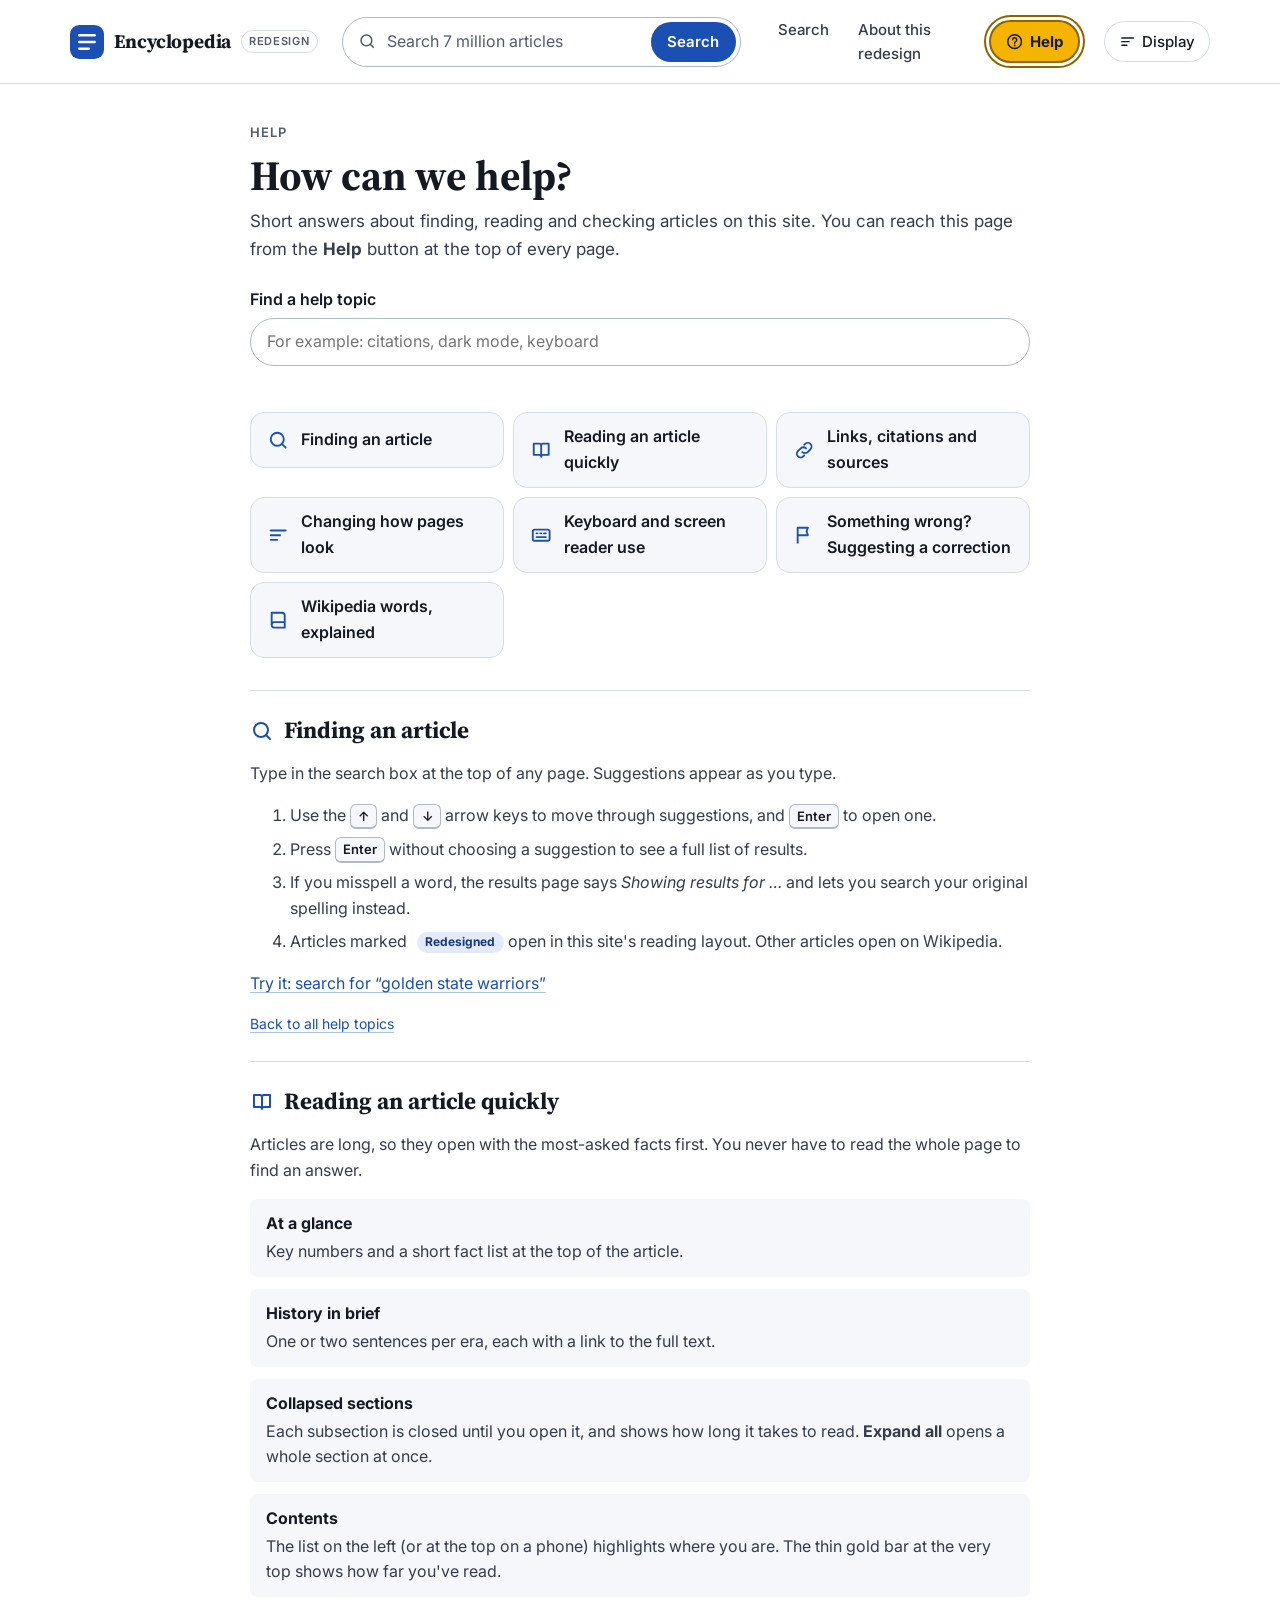
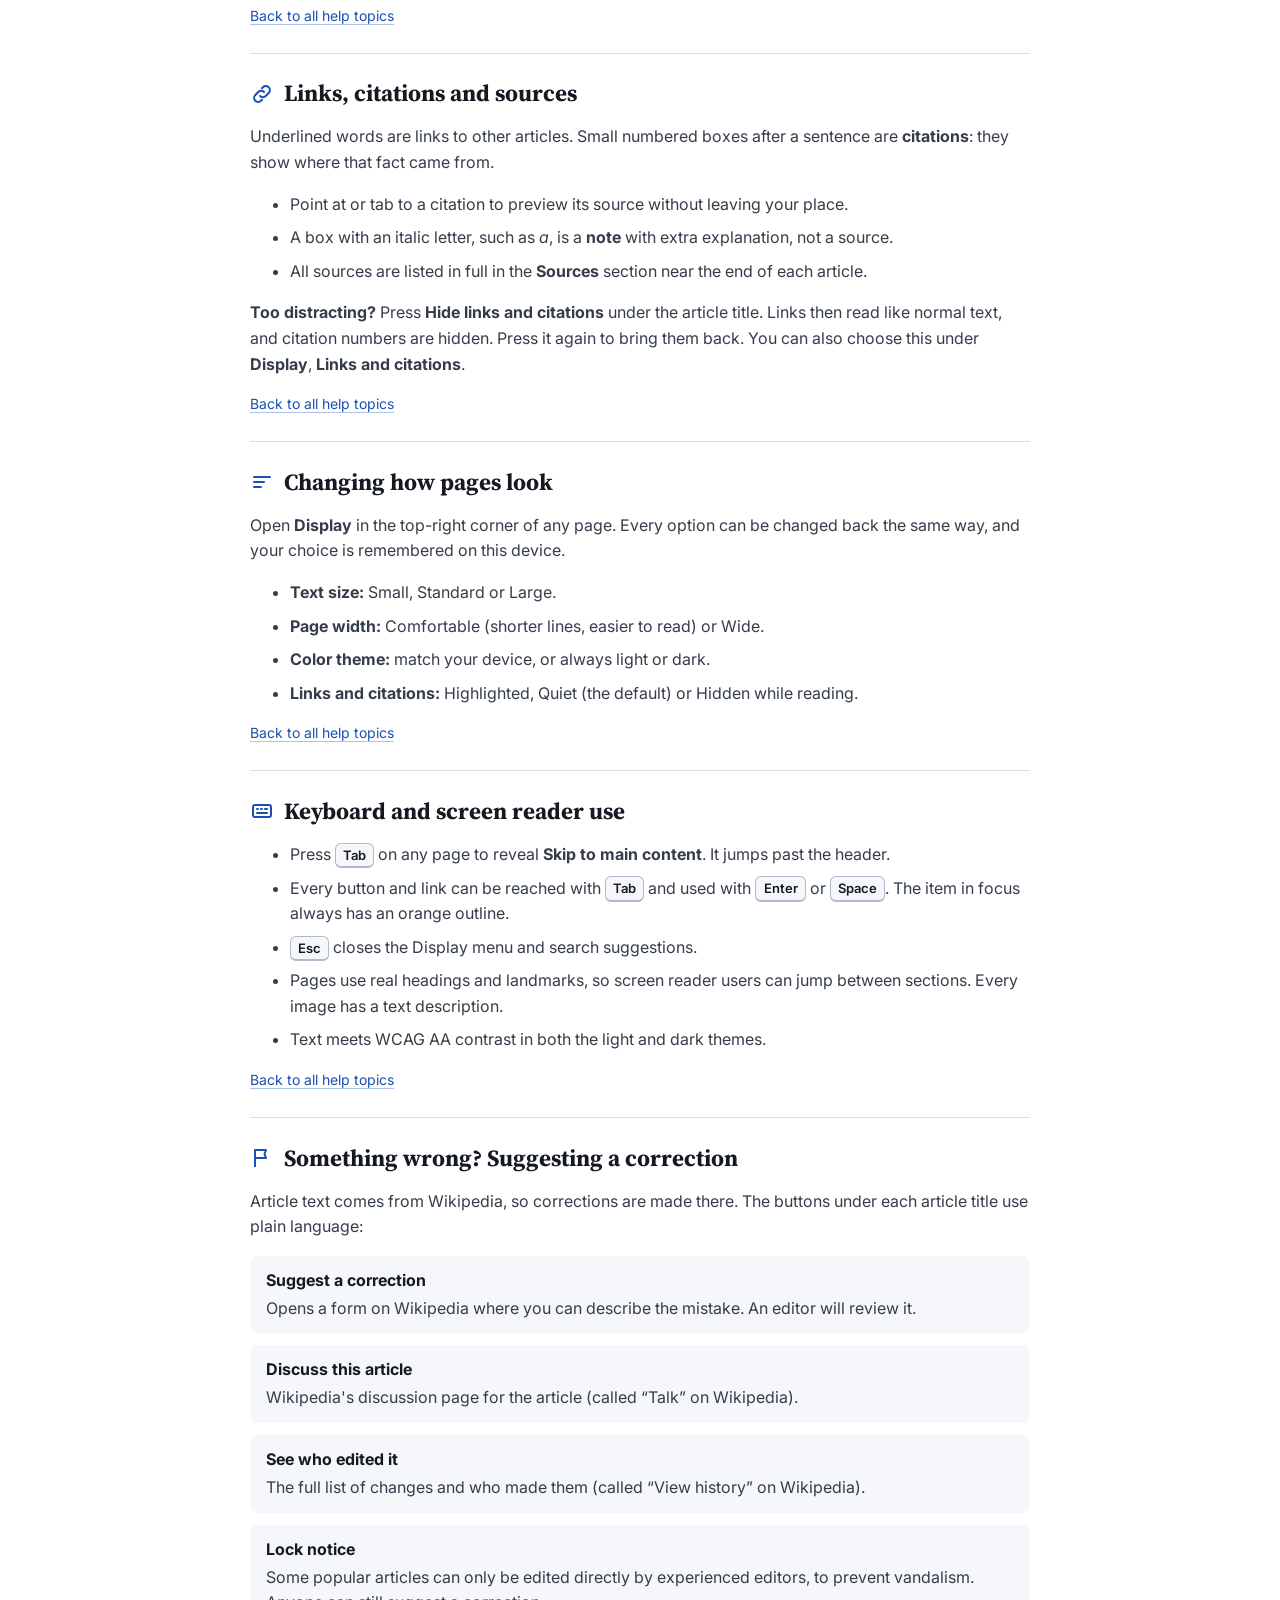
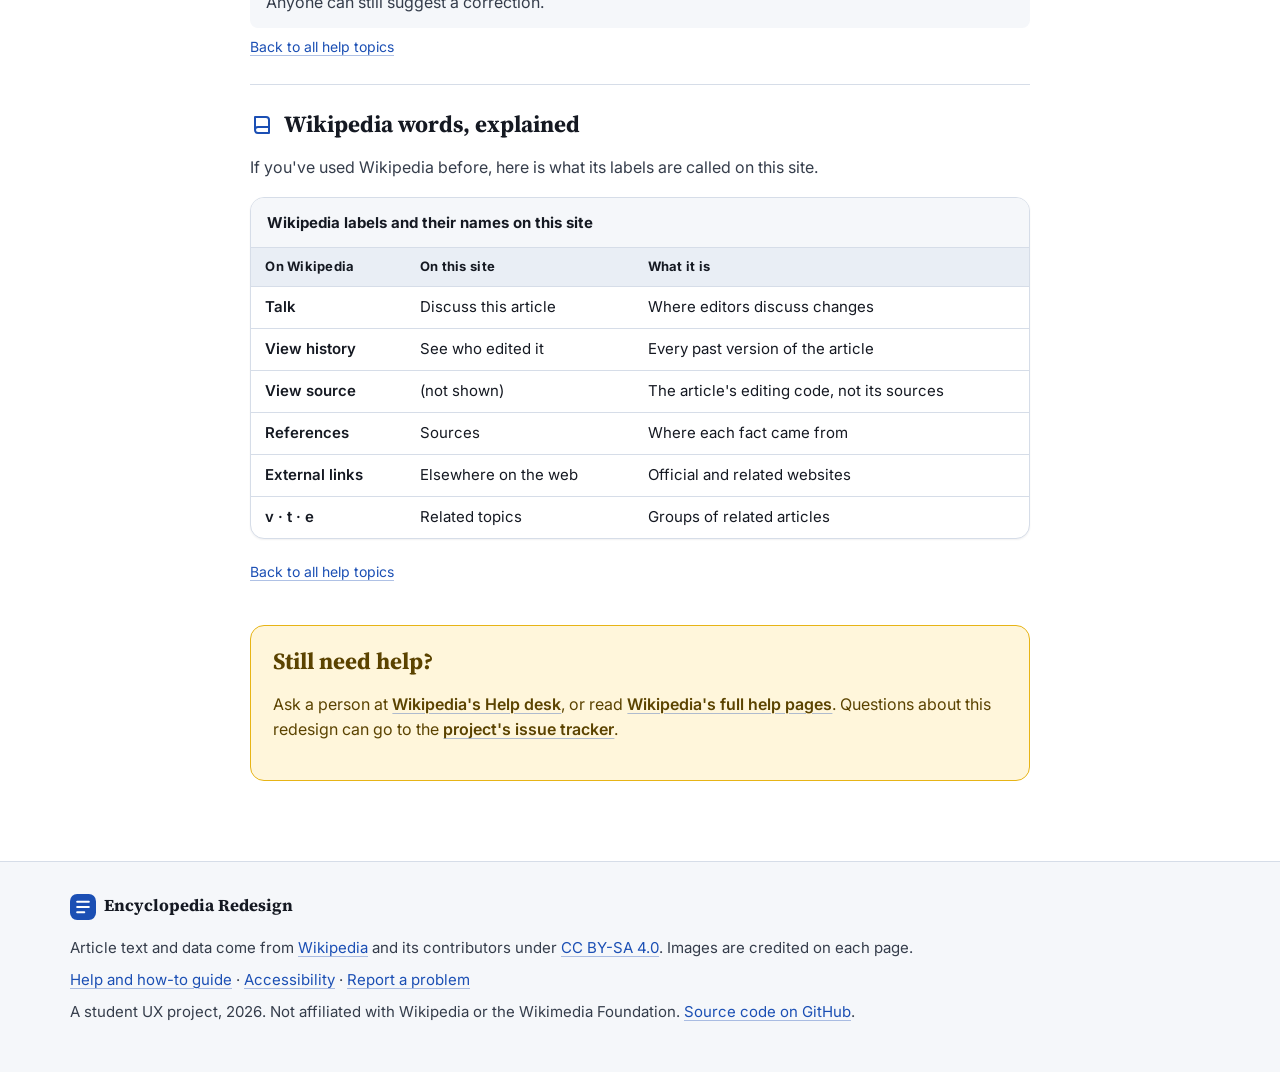
<file: help.html>
<!DOCTYPE html>
<html lang="en">
<head>
<meta charset="utf-8">
<meta name="viewport" content="width=device-width, initial-scale=1">
<title>Help | Encyclopedia Redesign</title>
<meta name="description" content="How to find, read and check articles on this site.">
<meta name="color-scheme" content="light dark">
<link rel="preconnect" href="https://fonts.googleapis.com"><link rel="preconnect" href="https://fonts.gstatic.com" crossorigin><link rel="stylesheet" href="https://fonts.googleapis.com/css2?family=Inter:wght@400;500;600;700&amp;family=Source+Serif+4:ital,opsz,wght@0,8..60,400;0,8..60,600;0,8..60,700;1,8..60,400&amp;display=swap">
<link rel="stylesheet" href="css/site.css?v=3">
<link rel="icon" href="favicon.svg" type="image/svg+xml">
<script>
try{var s=JSON.parse(localStorage.getItem("display")||"{}");var d=document.documentElement;if(s.theme&&s.theme!=="auto")d.dataset.theme=s.theme;if(s.size&&s.size!=="standard")d.dataset.size=s.size;if(s.width==="wide")d.dataset.width="wide";if(s.links&&s.links!=="quiet")d.dataset.links=s.links;}catch(e){}
document.documentElement.classList.add("js");
</script>
<script src="js/site.js?v=2" defer></script>

</head>
<body>
<a class="skip-link" href="#main">Skip to main content</a>
<header class="site-header">
  <div class="site-header__inner">
    <a class="brand" href="index.html"><svg class="brand__mark" viewBox="0 0 40 40" aria-hidden="true" focusable="false"><rect width="40" height="40" rx="11" fill="currentColor"/><path d="M11 12h18M11 20h18M11 28h11" stroke="var(--brand-mark-ink)" stroke-width="3" stroke-linecap="round"/></svg><span class="brand__name">Encyclopedia</span><span class="brand__tag">Redesign</span></a>
    <form class="search" role="search" action="search.html" method="get" data-prefix="">
  <label class="vh" for="site-q">Search the encyclopedia</label>
  <div class="search__field">
    <svg class="icon" viewBox="0 0 24 24" aria-hidden="true" focusable="false"><circle cx="11" cy="11" r="7" fill="none" stroke="currentColor" stroke-width="2"/><path d="m20 20-4-4" stroke="currentColor" stroke-width="2" stroke-linecap="round"/></svg>
    <input id="site-q" class="search__input" type="search" name="q" value="" placeholder="Search 7 million articles" autocomplete="off" spellcheck="false"
      role="combobox" aria-autocomplete="list" aria-expanded="false" aria-controls="site-q-list">
    <button class="search__submit" type="submit">Search</button>
    <ul class="search__list" id="site-q-list" role="listbox" aria-label="Suggestions" hidden></ul>
  </div>
  <p class="vh" id="site-q-status" role="status" aria-live="polite"></p>
</form>
    <nav class="site-nav" aria-label="Site">
      <ul><li><a href="search.html">Search</a></li><li><a href="https://github.com/AxanderZ/MX-UX-Project-1#readme">About this redesign</a></li></ul>
    </nav>
    <a class="help-btn" href="help.html" aria-current="page"><svg class="icon" viewBox="0 0 24 24" aria-hidden="true" focusable="false"><circle cx="12" cy="12" r="9.5" fill="none" stroke="currentColor" stroke-width="2"/><path d="M9.3 9.4a2.8 2.8 0 1 1 3.9 2.6c-.8.4-1.2 1-1.2 1.8v.5" fill="none" stroke="currentColor" stroke-width="2" stroke-linecap="round"/><circle cx="12" cy="17.4" r="1.25" fill="currentColor"/></svg><span>Help</span></a>
    <div class="display">
      <button class="display__toggle" type="button" aria-expanded="false" aria-controls="display-panel"><svg class="icon" viewBox="0 0 24 24" aria-hidden="true" focusable="false"><path d="M4 7h16M4 12h10M4 17h7" stroke="currentColor" stroke-width="2" stroke-linecap="round" fill="none"/></svg><span>Display</span></button>
      <div class="display__panel" id="display-panel" hidden>
        <fieldset><legend>Text size</legend>
          <label><input type="radio" name="size" value="small"> Small</label>
          <label><input type="radio" name="size" value="standard" checked> Standard</label>
          <label><input type="radio" name="size" value="large"> Large</label>
        </fieldset>
        <fieldset><legend>Page width</legend>
          <label><input type="radio" name="width" value="standard" checked> Comfortable</label>
          <label><input type="radio" name="width" value="wide"> Wide</label>
        </fieldset>
        <fieldset><legend>Color theme</legend>
          <label><input type="radio" name="theme" value="auto" checked> Match device</label>
          <label><input type="radio" name="theme" value="light"> Light</label>
          <label><input type="radio" name="theme" value="dark"> Dark</label>
        </fieldset>
        <fieldset><legend>Links and citations</legend>
          <label><input type="radio" name="links" value="show"> Highlighted</label>
          <label><input type="radio" name="links" value="quiet" checked> Quiet</label>
          <label><input type="radio" name="links" value="hide"> Hidden while reading</label>
        </fieldset>
      </div>
    </div>
  </div>
</header>
<main id="main" tabindex="-1" class="help-page">
  <div class="help-page__head">
    <p class="eyebrow">Help</p>
    <h1 id="help-title">How can we help?</h1>
    <p class="lede">Short answers about finding, reading and checking articles on this site. You can reach this page from the <strong>Help</strong> button at the top of every page.</p>
    <form class="help-filter" role="search" aria-label="Help topics" onsubmit="return false">
      <label for="help-q">Find a help topic</label>
      <input id="help-q" type="search" placeholder="For example: citations, dark mode, keyboard" autocomplete="off" aria-describedby="help-count">
      <p id="help-count" class="meta" role="status" aria-live="polite"></p>
    </form>
  </div>
  <nav class="help-cards" aria-label="Help topics"><ul><li><a class="help-card" href="#searching"><svg class="icon" viewBox="0 0 24 24" aria-hidden="true" focusable="false"><circle cx="11" cy="11" r="7" fill="none" stroke="currentColor" stroke-width="2"/><path d="m20 20-4-4" stroke="currentColor" stroke-width="2" stroke-linecap="round"/></svg><span>Finding an article</span></a></li><li><a class="help-card" href="#reading"><svg class="icon" viewBox="0 0 24 24" aria-hidden="true" focusable="false"><path d="M4 5h6a2 2 0 0 1 2 2v12a2 2 0 0 0-2-2H4zM20 5h-6a2 2 0 0 0-2 2v12a2 2 0 0 1 2-2h6z" fill="none" stroke="currentColor" stroke-width="2" stroke-linejoin="round"/></svg><span>Reading an article quickly</span></a></li><li><a class="help-card" href="#links"><svg class="icon" viewBox="0 0 24 24" aria-hidden="true" focusable="false"><path d="M10 14a4 4 0 0 0 5.7 0l3-3a4 4 0 0 0-5.7-5.7l-1 1M14 10a4 4 0 0 0-5.7 0l-3 3a4 4 0 0 0 5.7 5.7l1-1" fill="none" stroke="currentColor" stroke-width="2" stroke-linecap="round"/></svg><span>Links, citations and sources</span></a></li><li><a class="help-card" href="#display"><svg class="icon" viewBox="0 0 24 24" aria-hidden="true" focusable="false"><path d="M4 7h16M4 12h10M4 17h7" stroke="currentColor" stroke-width="2" stroke-linecap="round" fill="none"/></svg><span>Changing how pages look</span></a></li><li><a class="help-card" href="#keyboard"><svg class="icon" viewBox="0 0 24 24" aria-hidden="true" focusable="false"><rect x="3" y="6" width="18" height="12" rx="2" fill="none" stroke="currentColor" stroke-width="2"/><path d="M7 10h1M11 10h1M15 10h2M7 14h10" stroke="currentColor" stroke-width="2" stroke-linecap="round"/></svg><span>Keyboard and screen reader use</span></a></li><li><a class="help-card" href="#corrections"><svg class="icon" viewBox="0 0 24 24" aria-hidden="true" focusable="false"><path d="M5 21V4h11l-1.5 4L16 12H5" fill="none" stroke="currentColor" stroke-width="2" stroke-linejoin="round"/></svg><span>Something wrong? Suggesting a correction</span></a></li><li><a class="help-card" href="#glossary"><svg class="icon" viewBox="0 0 24 24" aria-hidden="true" focusable="false"><path d="M5 4h11a3 3 0 0 1 3 3v13H8a3 3 0 0 1-3-3z M5 17a3 3 0 0 1 3-3h11" fill="none" stroke="currentColor" stroke-width="2" stroke-linejoin="round"/></svg><span>Wikipedia words, explained</span></a></li></ul></nav>
  <div class="help-topics">
  <section class="help-topic" id="searching" aria-labelledby="searching-title">
    <h2 id="searching-title"><svg class="icon" viewBox="0 0 24 24" aria-hidden="true" focusable="false"><circle cx="11" cy="11" r="7" fill="none" stroke="currentColor" stroke-width="2"/><path d="m20 20-4-4" stroke="currentColor" stroke-width="2" stroke-linecap="round"/></svg><span>Finding an article</span></h2>
      <p>Type in the search box at the top of any page. Suggestions appear as you type.</p>
      <ol>
        <li>Use the <kbd>↑</kbd> and <kbd>↓</kbd> arrow keys to move through suggestions, and <kbd>Enter</kbd> to open one.</li>
        <li>Press <kbd>Enter</kbd> without choosing a suggestion to see a full list of results.</li>
        <li>If you misspell a word, the results page says <em>Showing results for …</em> and lets you search your original spelling instead.</li>
        <li>Articles marked <span class="badge badge--local">Redesigned</span> open in this site's reading layout. Other articles open on Wikipedia.</li>
      </ol>
      <p><a href="search.html?q=golden+state+warriors">Try it: search for “golden state warriors”</a></p>
    <p class="help-topic__top"><a href="#main">Back to all help topics</a></p>
  </section><section class="help-topic" id="reading" aria-labelledby="reading-title">
    <h2 id="reading-title"><svg class="icon" viewBox="0 0 24 24" aria-hidden="true" focusable="false"><path d="M4 5h6a2 2 0 0 1 2 2v12a2 2 0 0 0-2-2H4zM20 5h-6a2 2 0 0 0-2 2v12a2 2 0 0 1 2-2h6z" fill="none" stroke="currentColor" stroke-width="2" stroke-linejoin="round"/></svg><span>Reading an article quickly</span></h2>
      <p>Articles are long, so they open with the most-asked facts first. You never have to read the whole page to find an answer.</p>
      <dl class="help-terms">
        <div><dt>At a glance</dt><dd>Key numbers and a short fact list at the top of the article.</dd></div>
        <div><dt>History in brief</dt><dd>One or two sentences per era, each with a link to the full text.</dd></div>
        <div><dt>Collapsed sections</dt><dd>Each subsection is closed until you open it, and shows how long it takes to read. <strong>Expand all</strong> opens a whole section at once.</dd></div>
        <div><dt>Contents</dt><dd>The list on the left (or at the top on a phone) highlights where you are. The thin gold bar at the very top shows how far you've read.</dd></div>
      </dl>
    <p class="help-topic__top"><a href="#main">Back to all help topics</a></p>
  </section><section class="help-topic" id="links" aria-labelledby="links-title">
    <h2 id="links-title"><svg class="icon" viewBox="0 0 24 24" aria-hidden="true" focusable="false"><path d="M10 14a4 4 0 0 0 5.7 0l3-3a4 4 0 0 0-5.7-5.7l-1 1M14 10a4 4 0 0 0-5.7 0l-3 3a4 4 0 0 0 5.7 5.7l1-1" fill="none" stroke="currentColor" stroke-width="2" stroke-linecap="round"/></svg><span>Links, citations and sources</span></h2>
      <p>Underlined words are links to other articles. Small numbered boxes after a sentence are <strong>citations</strong>: they show where that fact came from.</p>
      <ul>
        <li>Point at or tab to a citation to preview its source without leaving your place.</li>
        <li>A box with an italic letter, such as <em>a</em>, is a <strong>note</strong> with extra explanation, not a source.</li>
        <li>All sources are listed in full in the <strong>Sources</strong> section near the end of each article.</li>
      </ul>
      <p><strong>Too distracting?</strong> Press <strong>Hide links and citations</strong> under the article title. Links then read like normal text, and citation numbers are hidden. Press it again to bring them back. You can also choose this under <strong>Display</strong>, <strong>Links and citations</strong>.</p>
    <p class="help-topic__top"><a href="#main">Back to all help topics</a></p>
  </section><section class="help-topic" id="display" aria-labelledby="display-title">
    <h2 id="display-title"><svg class="icon" viewBox="0 0 24 24" aria-hidden="true" focusable="false"><path d="M4 7h16M4 12h10M4 17h7" stroke="currentColor" stroke-width="2" stroke-linecap="round" fill="none"/></svg><span>Changing how pages look</span></h2>
      <p>Open <strong>Display</strong> in the top-right corner of any page. Every option can be changed back the same way, and your choice is remembered on this device.</p>
      <ul>
        <li><strong>Text size:</strong> Small, Standard or Large.</li>
        <li><strong>Page width:</strong> Comfortable (shorter lines, easier to read) or Wide.</li>
        <li><strong>Color theme:</strong> match your device, or always light or dark.</li>
        <li><strong>Links and citations:</strong> Highlighted, Quiet (the default) or Hidden while reading.</li>
      </ul>
    <p class="help-topic__top"><a href="#main">Back to all help topics</a></p>
  </section><section class="help-topic" id="keyboard" aria-labelledby="keyboard-title">
    <h2 id="keyboard-title"><svg class="icon" viewBox="0 0 24 24" aria-hidden="true" focusable="false"><rect x="3" y="6" width="18" height="12" rx="2" fill="none" stroke="currentColor" stroke-width="2"/><path d="M7 10h1M11 10h1M15 10h2M7 14h10" stroke="currentColor" stroke-width="2" stroke-linecap="round"/></svg><span>Keyboard and screen reader use</span></h2>
      <ul>
        <li>Press <kbd>Tab</kbd> on any page to reveal <strong>Skip to main content</strong>. It jumps past the header.</li>
        <li>Every button and link can be reached with <kbd>Tab</kbd> and used with <kbd>Enter</kbd> or <kbd>Space</kbd>. The item in focus always has an orange outline.</li>
        <li><kbd>Esc</kbd> closes the Display menu and search suggestions.</li>
        <li>Pages use real headings and landmarks, so screen reader users can jump between sections. Every image has a text description.</li>
        <li>Text meets WCAG AA contrast in both the light and dark themes.</li>
      </ul>
    <p class="help-topic__top"><a href="#main">Back to all help topics</a></p>
  </section><section class="help-topic" id="corrections" aria-labelledby="corrections-title">
    <h2 id="corrections-title"><svg class="icon" viewBox="0 0 24 24" aria-hidden="true" focusable="false"><path d="M5 21V4h11l-1.5 4L16 12H5" fill="none" stroke="currentColor" stroke-width="2" stroke-linejoin="round"/></svg><span>Something wrong? Suggesting a correction</span></h2>
      <p>Article text comes from Wikipedia, so corrections are made there. The buttons under each article title use plain language:</p>
      <dl class="help-terms">
        <div><dt>Suggest a correction</dt><dd>Opens a form on Wikipedia where you can describe the mistake. An editor will review it.</dd></div>
        <div><dt>Discuss this article</dt><dd>Wikipedia's discussion page for the article (called “Talk” on Wikipedia).</dd></div>
        <div><dt>See who edited it</dt><dd>The full list of changes and who made them (called “View history” on Wikipedia).</dd></div>
        <div><dt>Lock notice</dt><dd>Some popular articles can only be edited directly by experienced editors, to prevent vandalism. Anyone can still suggest a correction.</dd></div>
      </dl>
    <p class="help-topic__top"><a href="#main">Back to all help topics</a></p>
  </section><section class="help-topic" id="glossary" aria-labelledby="glossary-title">
    <h2 id="glossary-title"><svg class="icon" viewBox="0 0 24 24" aria-hidden="true" focusable="false"><path d="M5 4h11a3 3 0 0 1 3 3v13H8a3 3 0 0 1-3-3z M5 17a3 3 0 0 1 3-3h11" fill="none" stroke="currentColor" stroke-width="2" stroke-linejoin="round"/></svg><span>Wikipedia words, explained</span></h2>
      <p>If you've used Wikipedia before, here is what its labels are called on this site.</p>
      <div class="table-wrap"><table class="data-table">
        <caption>Wikipedia labels and their names on this site</caption>
        <thead><tr><th scope="col">On Wikipedia</th><th scope="col">On this site</th><th scope="col">What it is</th></tr></thead>
        <tbody>
          <tr><th scope="row">Talk</th><td>Discuss this article</td><td>Where editors discuss changes</td></tr>
          <tr><th scope="row">View history</th><td>See who edited it</td><td>Every past version of the article</td></tr>
          <tr><th scope="row">View source</th><td>(not shown)</td><td>The article's editing code, not its sources</td></tr>
          <tr><th scope="row">References</th><td>Sources</td><td>Where each fact came from</td></tr>
          <tr><th scope="row">External links</th><td>Elsewhere on the web</td><td>Official and related websites</td></tr>
          <tr><th scope="row">v · t · e</th><td>Related topics</td><td>Groups of related articles</td></tr>
        </tbody>
      </table></div>
    <p class="help-topic__top"><a href="#main">Back to all help topics</a></p>
  </section>
  <p class="help-empty" id="help-empty" hidden>No help topics match. Try a shorter word, or <a href="https://en.wikipedia.org/wiki/Help:Contents">browse Wikipedia's own help pages</a>.</p>
  <section class="help-topic help-topic--more" aria-labelledby="more-title">
    <h2 id="more-title">Still need help?</h2>
    <p>Ask a person at <a href="https://en.wikipedia.org/wiki/Wikipedia:Help_desk">Wikipedia's Help desk</a>, or read <a href="https://en.wikipedia.org/wiki/Help:Contents">Wikipedia's full help pages</a>. Questions about this redesign can go to the <a href="https://github.com/AxanderZ/MX-UX-Project-1/issues">project's issue tracker</a>.</p>
  </section>
  </div>
</main>
<footer class="site-footer">
  <div class="site-footer__inner">
    <div class="site-footer__brand"><svg class="brand__mark" viewBox="0 0 40 40" aria-hidden="true" focusable="false"><rect width="40" height="40" rx="11" fill="currentColor"/><path d="M11 12h18M11 20h18M11 28h11" stroke="var(--brand-mark-ink)" stroke-width="3" stroke-linecap="round"/></svg><span>Encyclopedia Redesign</span></div>
    <p>Article text and data come from <a href="https://en.wikipedia.org/">Wikipedia</a> and its contributors under <a href="https://creativecommons.org/licenses/by-sa/4.0/">CC BY-SA 4.0</a>. Images are credited on each page.</p>
    <p><a href="help.html">Help and how-to guide</a> · <a href="help.html#keyboard">Accessibility</a> · <a href="help.html#corrections">Report a problem</a></p>
    <p>A student UX project, 2026. Not affiliated with Wikipedia or the Wikimedia Foundation. <a href="https://github.com/AxanderZ/MX-UX-Project-1">Source code on GitHub</a>.</p>
  </div>
</footer>
</body>
</html>
</file>
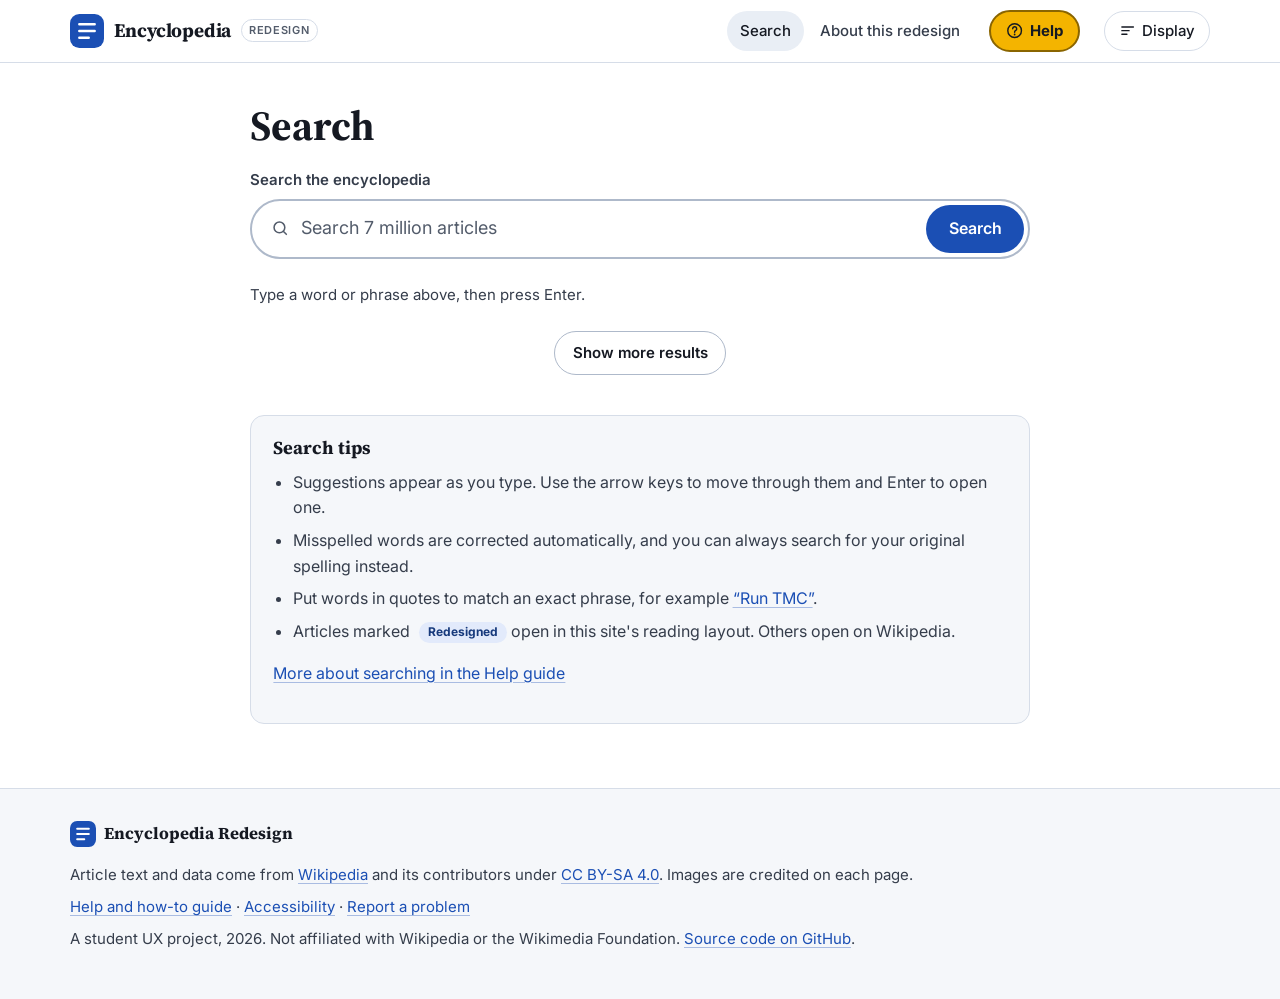
<file: search.html>
<!DOCTYPE html>
<html lang="en">
<head>
<meta charset="utf-8">
<meta name="viewport" content="width=device-width, initial-scale=1">
<title>Search | Encyclopedia Redesign</title>
<meta name="description" content="Search the encyclopedia.">
<meta name="color-scheme" content="light dark">
<link rel="preconnect" href="https://fonts.googleapis.com"><link rel="preconnect" href="https://fonts.gstatic.com" crossorigin><link rel="stylesheet" href="https://fonts.googleapis.com/css2?family=Inter:wght@400;500;600;700&amp;family=Source+Serif+4:ital,opsz,wght@0,8..60,400;0,8..60,600;0,8..60,700;1,8..60,400&amp;display=swap">
<link rel="stylesheet" href="css/site.css?v=3">
<link rel="icon" href="favicon.svg" type="image/svg+xml">
<script>
try{var s=JSON.parse(localStorage.getItem("display")||"{}");var d=document.documentElement;if(s.theme&&s.theme!=="auto")d.dataset.theme=s.theme;if(s.size&&s.size!=="standard")d.dataset.size=s.size;if(s.width==="wide")d.dataset.width="wide";if(s.links&&s.links!=="quiet")d.dataset.links=s.links;}catch(e){}
document.documentElement.classList.add("js");
</script>
<script src="js/site.js?v=2" defer></script>
<script>window.LOCAL_ARTICLES={"Golden State Warriors": "wiki/Golden_State_Warriors.html", "Stephen Curry": "wiki/Stephen_Curry.html"};</script>
</head>
<body>
<a class="skip-link" href="#main">Skip to main content</a>
<header class="site-header">
  <div class="site-header__inner">
    <a class="brand" href="index.html"><svg class="brand__mark" viewBox="0 0 40 40" aria-hidden="true" focusable="false"><rect width="40" height="40" rx="11" fill="currentColor"/><path d="M11 12h18M11 20h18M11 28h11" stroke="var(--brand-mark-ink)" stroke-width="3" stroke-linecap="round"/></svg><span class="brand__name">Encyclopedia</span><span class="brand__tag">Redesign</span></a>
    
    <nav class="site-nav" aria-label="Site">
      <ul><li><a href="search.html" aria-current="page">Search</a></li><li><a href="https://github.com/AxanderZ/MX-UX-Project-1#readme">About this redesign</a></li></ul>
    </nav>
    <a class="help-btn" href="help.html"><svg class="icon" viewBox="0 0 24 24" aria-hidden="true" focusable="false"><circle cx="12" cy="12" r="9.5" fill="none" stroke="currentColor" stroke-width="2"/><path d="M9.3 9.4a2.8 2.8 0 1 1 3.9 2.6c-.8.4-1.2 1-1.2 1.8v.5" fill="none" stroke="currentColor" stroke-width="2" stroke-linecap="round"/><circle cx="12" cy="17.4" r="1.25" fill="currentColor"/></svg><span>Help</span></a>
    <div class="display">
      <button class="display__toggle" type="button" aria-expanded="false" aria-controls="display-panel"><svg class="icon" viewBox="0 0 24 24" aria-hidden="true" focusable="false"><path d="M4 7h16M4 12h10M4 17h7" stroke="currentColor" stroke-width="2" stroke-linecap="round" fill="none"/></svg><span>Display</span></button>
      <div class="display__panel" id="display-panel" hidden>
        <fieldset><legend>Text size</legend>
          <label><input type="radio" name="size" value="small"> Small</label>
          <label><input type="radio" name="size" value="standard" checked> Standard</label>
          <label><input type="radio" name="size" value="large"> Large</label>
        </fieldset>
        <fieldset><legend>Page width</legend>
          <label><input type="radio" name="width" value="standard" checked> Comfortable</label>
          <label><input type="radio" name="width" value="wide"> Wide</label>
        </fieldset>
        <fieldset><legend>Color theme</legend>
          <label><input type="radio" name="theme" value="auto" checked> Match device</label>
          <label><input type="radio" name="theme" value="light"> Light</label>
          <label><input type="radio" name="theme" value="dark"> Dark</label>
        </fieldset>
        <fieldset><legend>Links and citations</legend>
          <label><input type="radio" name="links" value="show"> Highlighted</label>
          <label><input type="radio" name="links" value="quiet" checked> Quiet</label>
          <label><input type="radio" name="links" value="hide"> Hidden while reading</label>
        </fieldset>
      </div>
    </div>
  </div>
</header>
<main id="main" tabindex="-1" class="search-page">
  <div class="search-page__head">
    <h1 id="search-title">Search</h1>
    <form class="search search--big" role="search" action="search.html" method="get" data-prefix="">
  <label class="search__label" for="page-q">Search the encyclopedia</label>
  <div class="search__field">
    <svg class="icon" viewBox="0 0 24 24" aria-hidden="true" focusable="false"><circle cx="11" cy="11" r="7" fill="none" stroke="currentColor" stroke-width="2"/><path d="m20 20-4-4" stroke="currentColor" stroke-width="2" stroke-linecap="round"/></svg>
    <input id="page-q" class="search__input" type="search" name="q" value="" placeholder="Search 7 million articles" autocomplete="off" spellcheck="false"
      role="combobox" aria-autocomplete="list" aria-expanded="false" aria-controls="page-q-list">
    <button class="search__submit" type="submit">Search</button>
    <ul class="search__list" id="page-q-list" role="listbox" aria-label="Suggestions" hidden></ul>
  </div>
  <p class="vh" id="page-q-status" role="status" aria-live="polite"></p>
</form>
  </div>
  <div class="search-page__body">
    <p class="search-status" id="search-status" role="status" aria-live="polite">Type a word or phrase above, then press Enter.</p>
    <div id="search-notice"></div>
    <ol class="results" id="results" aria-labelledby="search-title"></ol>
    <div class="search-more"><button class="btn" type="button" id="more-results" hidden>Show more results</button></div>
    <section class="search-help" id="search-help" aria-labelledby="help-title">
      <h2 id="help-title">Search tips</h2>
      <ul>
        <li>Suggestions appear as you type. Use the arrow keys to move through them and Enter to open one.</li>
        <li>Misspelled words are corrected automatically, and you can always search for your original spelling instead.</li>
        <li>Put words in quotes to match an exact phrase, for example <a href="search.html?q=%22Run+TMC%22">“Run TMC”</a>.</li>
        <li>Articles marked <span class="badge badge--local">Redesigned</span> open in this site's reading layout. Others open on Wikipedia.</li>
      </ul>
      <p><a href="help.html#searching">More about searching in the Help guide</a></p>
    </section>
  </div>
</main>
<footer class="site-footer">
  <div class="site-footer__inner">
    <div class="site-footer__brand"><svg class="brand__mark" viewBox="0 0 40 40" aria-hidden="true" focusable="false"><rect width="40" height="40" rx="11" fill="currentColor"/><path d="M11 12h18M11 20h18M11 28h11" stroke="var(--brand-mark-ink)" stroke-width="3" stroke-linecap="round"/></svg><span>Encyclopedia Redesign</span></div>
    <p>Article text and data come from <a href="https://en.wikipedia.org/">Wikipedia</a> and its contributors under <a href="https://creativecommons.org/licenses/by-sa/4.0/">CC BY-SA 4.0</a>. Images are credited on each page.</p>
    <p><a href="help.html">Help and how-to guide</a> · <a href="help.html#keyboard">Accessibility</a> · <a href="help.html#corrections">Report a problem</a></p>
    <p>A student UX project, 2026. Not affiliated with Wikipedia or the Wikimedia Foundation. <a href="https://github.com/AxanderZ/MX-UX-Project-1">Source code on GitHub</a>.</p>
  </div>
</footer>
</body>
</html>
</file>
<file: css/site.css>
/* ==========================================================================
   Encyclopedia Redesign — shared styles
   Every text/background token pair is checked for WCAG 2.2 AA (4.5:1) in
   light and dark themes by tools/check_pages.py (axe-core + WAVE-style checks).
   ========================================================================== */

:root {
  --bg: #ffffff;
  --surface: #f5f7fa;
  --surface-2: #e9eef5;
  --border: #d6dde8;
  --border-strong: #aeb9ca;
  --text: #151922;
  --text-2: #353d4b;
  --muted: #535c6b;
  --link: #1b4fb4;
  --link-visited: #5a3399;
  --link-line: rgba(27, 79, 180, .35);
  --accent: #1b4fb4;
  --accent-ink: #ffffff;
  --hero: #0c1a38;
  --hero-2: #173a7c;
  --hero-ink: #ffffff;
  --hero-muted: #cdd7ea;
  --gold: #f4b400;
  --gold-ink: #151922;
  --focus: #c2410c;
  --mark: #fff1b8;
  --ok-bg: #e4f4ea;  --ok-ink: #14532d;
  --note-bg: #fff6db; --note-ink: #5b4300; --note-line: #e7b416;
  --badge-a-bg: #e2eafb; --badge-a-ink: #173a7c;
  --badge-b-bg: #fde6e6; --badge-b-ink: #8c1c1c;
  --shadow-sm: 0 1px 2px rgba(15, 23, 42, .06);
  --shadow: 0 1px 2px rgba(15, 23, 42, .05), 0 6px 20px rgba(15, 23, 42, .07);
  --radius: 14px;
  --radius-sm: 8px;
  --ui: "Inter", -apple-system, BlinkMacSystemFont, "Segoe UI", Roboto, Helvetica, Arial, sans-serif;
  --read: "Source Serif 4", "Iowan Old Style", Georgia, "Times New Roman", serif;
  --fs: 1.0625rem;          /* article reading size (scales with the root font size) */
  --measure: 46rem;         /* comfortable reading column */
  --page: 1180px;           /* comfortable page width */
  --narrow: 820px;          /* search and error pages */
  --brand-mark-ink: #ffffff;
  --help-line: #8a6500;
  --help-hover: #ffc62e;
  --quiet-line: #8c97a8;
  color-scheme: light;
}
/* Display menu. Text size scales the root, so every rem-based size (headings, tables,
   facts, UI) grows or shrinks together; page width lifts the content caps on every page. */
html { font-size: 100%; }
:root[data-size="small"] { font-size: 87.5%; }
:root[data-size="large"] { font-size: 118.75%; }
:root[data-width="wide"] { --measure: 100%; --page: 100%; --narrow: 1180px; }

@media (prefers-color-scheme: dark) {
  :root:not([data-theme="light"]) {
    --bg: #0d1117; --surface: #151b24; --surface-2: #1d2531; --border: #2b3544; --border-strong: #46546a;
    --text: #e7ebf1; --text-2: #c9d0da; --muted: #a2adbd;
    --link: #8fb6ff; --link-visited: #c7a8ff; --link-line: rgba(143, 182, 255, .45);
    --accent: #8fb6ff; --accent-ink: #0d1117;
    --hero: #0a1428; --hero-2: #14305f; --hero-muted: #c3cfe6;
    --focus: #ffb454; --mark: #5c4a00;
    --note-bg: #2e2610; --note-ink: #ffe29a; --note-line: #b88a00;
    --ok-bg: #12301f; --ok-ink: #b6ebc8;
    --badge-a-bg: #213158; --badge-a-ink: #d3e1ff;
    --badge-b-bg: #4a1f24; --badge-b-ink: #ffd6d6;
    --shadow-sm: none; --shadow: 0 1px 0 rgba(255,255,255,.03), 0 8px 24px rgba(0,0,0,.35);
    --brand-mark-ink: #0d1117;
    --help-line: #ffd666; --quiet-line: #7d889b;
    color-scheme: dark;
  }
}
:root[data-theme="dark"] {
  --bg: #0d1117; --surface: #151b24; --surface-2: #1d2531; --border: #2b3544; --border-strong: #46546a;
  --text: #e7ebf1; --text-2: #c9d0da; --muted: #a2adbd;
  --link: #8fb6ff; --link-visited: #c7a8ff; --link-line: rgba(143, 182, 255, .45);
  --accent: #8fb6ff; --accent-ink: #0d1117;
  --hero: #0a1428; --hero-2: #14305f; --hero-muted: #c3cfe6;
  --focus: #ffb454; --mark: #5c4a00;
  --note-bg: #2e2610; --note-ink: #ffe29a; --note-line: #b88a00;
  --ok-bg: #12301f; --ok-ink: #b6ebc8;
  --badge-a-bg: #213158; --badge-a-ink: #d3e1ff;
  --badge-b-bg: #4a1f24; --badge-b-ink: #ffd6d6;
  --shadow-sm: none; --shadow: 0 1px 0 rgba(255,255,255,.03), 0 8px 24px rgba(0,0,0,.35);
  --brand-mark-ink: #0d1117;
  --help-line: #ffd666; --quiet-line: #7d889b;
  color-scheme: dark;
}

/* ---------- Base ---------- */
*, *::before, *::after { box-sizing: border-box; }
html { -webkit-text-size-adjust: 100%; scroll-padding-top: 5rem; }
@media (prefers-reduced-motion: no-preference) { html { scroll-behavior: smooth; } }
body {
  margin: 0; background: var(--bg); color: var(--text);
  font: 400 1rem/1.6 var(--ui); -webkit-font-smoothing: antialiased; text-rendering: optimizeLegibility;
}
img { max-width: 100%; height: auto; }
a { color: var(--link); text-decoration-line: underline; text-decoration-color: var(--link-line);
    text-decoration-thickness: 1px; text-underline-offset: .2em; }
a:visited { color: var(--link-visited); }
a:hover { text-decoration-color: currentColor; text-decoration-thickness: 2px; }
:focus-visible { outline: 3px solid var(--focus); outline-offset: 2px; border-radius: 4px; }
h1, h2, h3, h4, h5 { color: var(--text); line-height: 1.25; margin: 0 0 .5em; }
button, input { font: inherit; color: inherit; }
button { cursor: pointer; }
mark { background: var(--mark); color: var(--text); border-radius: 3px; padding: 0 .1em; }
.vh { position: absolute !important; width: 1px; height: 1px; padding: 0; margin: -1px; overflow: hidden;
      clip: rect(0 0 0 0); white-space: nowrap; border: 0; }
.icon { width: 1.15em; height: 1.15em; flex: none; }
.meta { color: var(--muted); font-size: .875rem; font-weight: 400; }
.eyebrow { font: 600 .8125rem/1.3 var(--ui); letter-spacing: .08em; text-transform: uppercase; margin: 0 0 .75rem; }

.skip-link { position: absolute; left: 1rem; top: -200px; z-index: 1000; background: var(--gold); color: var(--gold-ink);
  font-weight: 700; padding: .7rem 1.1rem; border-radius: var(--radius-sm); text-decoration: none; }
.skip-link:focus { top: 1rem; }

.btn { display: inline-flex; align-items: center; gap: .5rem; min-height: 44px; padding: .55rem 1.1rem;
  border-radius: 999px; border: 1px solid var(--border-strong); background: var(--bg); color: var(--text);
  font: 600 .9375rem/1.2 var(--ui); text-decoration: none; }
.btn:hover { background: var(--surface); }
.btn:visited { color: var(--text); }
.btn--quiet { border-color: var(--border); min-height: 40px; padding: .45rem 1rem; font-size: .875rem; color: var(--link); }

/* ---------- Header ---------- */
.site-header { position: sticky; top: 0; z-index: 50; background: var(--bg); border-bottom: 1px solid var(--border); }
.site-header__inner { max-width: var(--page); margin: 0 auto; padding: .6rem 1.25rem; display: flex; align-items: center; gap: 1rem 1.5rem; }
.brand { display: inline-flex; align-items: center; gap: .6rem; text-decoration: none; color: var(--text); flex: none; }
.brand:visited { color: var(--text); }
.brand__mark { width: 34px; height: 34px; color: var(--accent); }
.brand__name { font: 700 1.2rem/1 var(--read); letter-spacing: -.01em; }
.brand__tag { font: 600 .6875rem/1 var(--ui); letter-spacing: .06em; text-transform: uppercase; color: var(--muted);
  border: 1px solid var(--border); padding: .3rem .45rem; border-radius: 999px; }
.site-header .search { flex: 1 1 auto; max-width: 560px; }
.site-nav ul { list-style: none; margin: 0; padding: 0; display: flex; gap: .25rem; }
.site-nav a { display: block; padding: .5rem .8rem; border-radius: 999px; color: var(--text-2); text-decoration: none; font-weight: 500; font-size: .9375rem; }
.site-nav a:visited { color: var(--text-2); }
.site-nav a:hover { background: var(--surface); }
.site-nav a[aria-current="page"] { background: var(--surface-2); color: var(--text); }
.site-header .site-nav { margin-left: auto; }

/* Help: a labelled, solid gold button on every page (never folded into a menu, even on phones),
   so it stands apart from the plain-text nav links around it. Ink on gold is 9.6:1. */
.help-btn { display: inline-flex; align-items: center; gap: .4rem; min-height: 40px; padding: .45rem .95rem; flex: none;
  border-radius: 999px; border: 2px solid var(--help-line); background: var(--gold); color: var(--gold-ink);
  font-weight: 700; font-size: .9375rem; text-decoration: none; }
.help-btn:visited { color: var(--gold-ink); }
.help-btn:hover { background: var(--help-hover); }
.help-btn[aria-current="page"] { box-shadow: 0 0 0 3px var(--bg), 0 0 0 5px var(--help-line); }
.site-header .site-nav + .help-btn { margin-left: -.5rem; }

.display { position: relative; }
.display__toggle { display: inline-flex; align-items: center; gap: .4rem; min-height: 40px; padding: .45rem .85rem;
  border-radius: 999px; border: 1px solid var(--border); background: var(--bg); font-weight: 500; font-size: .9375rem; }
.display__toggle:hover { background: var(--surface); }
.display__toggle[aria-expanded="true"] { background: var(--surface-2); }
.display__panel { position: absolute; right: 0; top: calc(100% + .5rem); width: 250px; padding: 1rem 1.1rem;
  background: var(--bg); border: 1px solid var(--border); border-radius: var(--radius); box-shadow: var(--shadow); }
.display__panel fieldset { border: 0; margin: 0 0 .9rem; padding: 0; }
.display__panel fieldset:last-child { margin-bottom: 0; }
.display__panel legend { font-weight: 600; font-size: .8125rem; color: var(--muted); letter-spacing: .04em; text-transform: uppercase; padding: 0; margin-bottom: .35rem; }
.display__panel label { display: flex; align-items: center; gap: .55rem; padding: .3rem 0; font-size: .9375rem; cursor: pointer; }
.display__panel input { width: 18px; height: 18px; margin: 0; accent-color: var(--accent); }

@media (max-width: 860px) {
  .site-header__inner { flex-wrap: wrap; }
  .site-header .search { order: 5; flex-basis: 100%; max-width: none; }
  .brand__tag { display: none; }
  .site-header .site-nav { display: none; }
  .site-header__inner { gap: .75rem; }
  .help-btn { margin-left: auto !important; padding: .4rem .8rem; }
  .display__toggle span { position: absolute; width: 1px; height: 1px; overflow: hidden; clip: rect(0 0 0 0); }
}

/* ---------- Search field + suggestions (combobox) ---------- */
.search { position: relative; margin: 0; }
.search__label { display: block; font-weight: 600; margin-bottom: .45rem; }
.search__field { position: relative; display: flex; align-items: center; background: var(--bg);
  border: 1.5px solid var(--border-strong); border-radius: 999px; padding-left: .95rem; transition: border-color .15s, box-shadow .15s; }
.search__field:focus-within { border-color: var(--accent); box-shadow: 0 0 0 4px color-mix(in srgb, var(--accent) 22%, transparent); }
.search__field > .icon { color: var(--muted); }
.search__input { flex: 1; min-width: 0; border: 0; background: transparent; padding: .6rem .7rem; font-size: 1rem; min-height: 42px; }
.search__input:focus { outline: none; }
.search__input::placeholder { color: var(--muted); opacity: 1; }
.search__input::-webkit-search-cancel-button { cursor: pointer; }
.search__submit { border: 0; margin: 4px; padding: .5rem 1.05rem; border-radius: 999px; background: var(--accent); color: var(--accent-ink); font-weight: 600; font-size: .9375rem; min-height: 36px; }
.search__submit:hover { filter: brightness(1.1); }
.search--big .search__field { padding-left: 1.2rem; border-width: 2px; }
.search--big .search__input { font-size: 1.125rem; min-height: 54px; }
.search--big .search__submit { padding: .7rem 1.4rem; font-size: 1rem; min-height: 46px; }
.search__list { position: absolute; left: 0; right: 0; top: calc(100% + .45rem); z-index: 60; list-style: none; margin: 0; padding: .4rem;
  background: var(--bg); border: 1px solid var(--border); border-radius: var(--radius); box-shadow: var(--shadow); max-height: 70vh; overflow: auto; }
.search__list li { display: flex; gap: .75rem; align-items: center; padding: .55rem .7rem; border-radius: 10px; cursor: pointer; color: var(--text); }
.search__list li[aria-selected="true"], .search__list li:hover { background: var(--surface-2); }
.opt__thumb { width: 40px; height: 40px; flex: none; border-radius: 8px; object-fit: cover; background: var(--surface-2); }
.opt__text { display: flex; flex-direction: column; min-width: 0; }
.opt__title { font-weight: 600; }
.opt__desc { color: var(--muted); font-size: .8125rem; white-space: nowrap; overflow: hidden; text-overflow: ellipsis; }
.opt__all { font-weight: 500; color: var(--text-2); border-top: 1px solid var(--border); border-radius: 0 0 10px 10px; margin-top: .25rem; }

/* ---------- Footer ---------- */
.site-footer { border-top: 1px solid var(--border); background: var(--surface); margin-top: 4rem; }
.site-footer__inner { max-width: var(--page); margin: 0 auto; padding: 2rem 1.25rem 2.5rem; color: var(--text-2); font-size: .9375rem; }
.site-footer__inner p { margin: 0 0 .5rem; max-width: 60rem; }
.site-footer__brand { display: flex; align-items: center; gap: .5rem; font: 700 1.05rem/1 var(--read); color: var(--text); margin-bottom: 1rem; }
.site-footer__brand .brand__mark { width: 26px; height: 26px; }

/* ---------- Article hero ---------- */
.progress { position: fixed; left: 0; right: 0; top: 0; height: 3px; z-index: 70; pointer-events: none; }
.progress__bar { display: block; height: 100%; width: 100%; transform-origin: 0 50%; transform: scaleX(0); background: var(--gold); }

.article-hero { background-color: var(--hero); background-image: radial-gradient(1200px 400px at 85% -10%, var(--hero-2), transparent 70%),
  linear-gradient(180deg, var(--hero), var(--hero)); color: var(--hero-ink); border-bottom: 4px solid var(--gold); }
.article-hero__inner { max-width: var(--page); margin: 0 auto; padding: 2rem 1.25rem 2.25rem; }
.article-hero a, .article-hero a:visited { color: var(--hero-ink); }
.article-hero .eyebrow { color: var(--hero-muted); }
.article-hero h1 { color: var(--hero-ink); font: 700 clamp(2.3rem, 5.5vw, 3.75rem)/1.05 var(--read); letter-spacing: -.02em; margin: 0 0 .6rem; }
.article-hero .lede { font: 400 clamp(1.05rem, 2vw, 1.2rem)/1.5 var(--read); color: var(--hero-ink); margin: 0 0 1.1rem; max-width: 46rem; }
.article-hero :focus-visible { outline-color: var(--gold); }
.crumbs ol { list-style: none; display: flex; flex-wrap: wrap; gap: .35rem; margin: 0 0 1.4rem; padding: 0; font-size: .875rem; }
.crumbs li { color: var(--hero-muted); }
.crumbs li + li::before { content: "/"; margin-right: .35rem; color: var(--hero-muted); }
.crumbs a, .crumbs a:visited { color: var(--hero-muted); text-decoration-color: rgba(255,255,255,.35); }
.crumbs a[aria-current] { color: var(--hero-ink); text-decoration: none; }
.article-meta { display: flex; flex-wrap: wrap; gap: .35rem 1.25rem; margin: 0 0 1.25rem; font-size: .9375rem; color: var(--hero-muted); }
.page-actions ul { list-style: none; display: flex; flex-wrap: wrap; gap: .5rem; margin: 0 0 1rem; padding: 0; }
.page-actions a { display: inline-flex; align-items: center; min-height: 40px; padding: .4rem .95rem; border-radius: 999px;
  border: 1px solid var(--hero-muted); text-decoration: none; font-weight: 500; font-size: .9375rem; }
.page-actions a:hover { background: var(--hero-2); }
.reading-tools { display: flex; flex-wrap: wrap; align-items: center; gap: .5rem 1.25rem; margin: 0 0 1rem; }
.focus-toggle { display: inline-flex; align-items: center; gap: .45rem; min-height: 40px; padding: .4rem 1rem; border-radius: 999px;
  border: 2px solid var(--gold); background: transparent; color: var(--hero-ink); font-weight: 600; font-size: .9375rem; }
.focus-toggle:hover { background: var(--hero-2); }
.focus-toggle[aria-pressed="true"] { background: var(--gold); color: var(--gold-ink); }
.focus-toggle[aria-pressed="true"]::after { content: "On"; font-size: .75rem; font-weight: 700; padding: .1rem .45rem; border-radius: 999px; background: var(--gold-ink); color: var(--gold); }
.reading-tools__help { display: inline-flex; align-items: center; gap: .4rem; font-weight: 600; font-size: .9375rem; }
.protect-note { display: flex; gap: .55rem; align-items: flex-start; margin: 0; font-size: .9375rem; color: var(--hero-muted); max-width: 46rem; }
.protect-note .icon { margin-top: .2em; width: 1rem; height: 1rem; }

/* ---------- Article layout ---------- */
.article-layout { max-width: var(--page); margin: 0 auto; padding: 2rem 1.25rem 0; display: grid; gap: 2.5rem; grid-template-columns: minmax(0, 1fr); }
@media (min-width: 1040px) {
  .article-layout { grid-template-columns: 270px minmax(0, 1fr); gap: 3.5rem; }
  .toc { position: sticky; top: 5rem; align-self: start; max-height: calc(100vh - 6rem); overflow: auto; overscroll-behavior: contain; padding-bottom: 1rem; }
}
.article { min-width: 0; max-width: var(--measure); font-size: var(--fs); }
main:focus { outline: none; }

/* Table of contents */
.toc__box { border: 1px solid var(--border); border-radius: var(--radius); background: var(--surface); padding: .9rem 1rem; }
.toc__title { font: 700 .8125rem/1.2 var(--ui); letter-spacing: .08em; text-transform: uppercase; color: var(--text-2); cursor: pointer; list-style: none; display: flex; justify-content: space-between; align-items: center; }
.toc__title::-webkit-details-marker { display: none; }
.toc__title::after { content: ""; width: .5rem; height: .5rem; border: solid var(--muted); border-width: 0 2px 2px 0; transform: rotate(45deg); margin-right: .2rem; }
.toc__box[open] .toc__title::after { transform: rotate(-135deg); }
.toc__list, .toc__sub { list-style: none; margin: 0; padding: 0; }
.toc__list { margin-top: .6rem; }
.toc__row { display: flex; align-items: center; }
.toc__row a { flex: 1; }
.toc a { display: block; padding: .38rem .6rem; border-radius: 8px; color: var(--text-2); text-decoration: none; font-size: .9375rem; line-height: 1.35; border-left: 3px solid transparent; }
.toc a:visited { color: var(--text-2); }
.toc a:hover { background: var(--surface-2); color: var(--text); }
.toc a[aria-current="true"] { color: var(--text); font-weight: 600; background: var(--surface-2); border-left-color: var(--accent); border-radius: 0 8px 8px 0; }
.toc__sub a { font-size: .875rem; padding-left: 1.2rem; }
.toc__toggle { flex: none; width: 32px; height: 32px; border: 0; background: transparent; border-radius: 8px; display: grid; place-items: center; }
.toc__toggle:hover { background: var(--surface-2); }
.toc__toggle span { width: .45rem; height: .45rem; border: solid var(--muted); border-width: 0 2px 2px 0; transform: rotate(-45deg); transition: transform .15s; }
.toc__toggle[aria-expanded="true"] span { transform: rotate(45deg); }
.js .has-subs:not(.is-open) .toc__sub { display: none; }
html:not(.js) .toc__toggle { display: none; }

/* ---------- Sections ---------- */
.section { padding: 0 0 2.5rem; margin: 0 0 2.5rem; border-bottom: 1px solid var(--border); }
.section:last-of-type { border-bottom: 0; }
.section > h2, .glance > h2 { font: 700 clamp(1.6rem, 3vw, 2rem)/1.2 var(--read); letter-spacing: -.01em; margin-bottom: 1rem; }
.article p, .article li, .article dd { font-family: var(--read); line-height: 1.72; }
.article p { margin: 0 0 1.05em; }
.article ul, .article ol { padding-left: 1.4em; margin: 0 0 1.05em; }
.article li { margin-bottom: .3em; }
.article h4 { font: 700 1.1rem/1.3 var(--ui); margin: 1.6em 0 .5em; }
.article h5 { font: 700 1rem/1.3 var(--ui); margin: 1.4em 0 .4em; color: var(--text-2); }
.article blockquote { margin: 1.2em 0; padding: .2em 0 .2em 1.2em; border-left: 3px solid var(--gold); color: var(--text-2); font-style: italic; }
.section__tools { display: flex; justify-content: flex-end; margin: -.5rem 0 .75rem; }

/* Collapsible subsections */
.subs { border-top: 1px solid var(--border); }
details.sub { border-bottom: 1px solid var(--border); }
details.sub--plain { border: 1px solid var(--border); border-radius: var(--radius); margin: 0 0 .75rem; background: var(--bg); }
details.sub > summary { list-style: none; display: flex; align-items: center; gap: .9rem; padding: 1rem .25rem; cursor: pointer; }
details.sub--plain > summary { padding: .9rem 1.1rem; }
details.sub > summary::-webkit-details-marker { display: none; }
details.sub > summary::before { content: ""; flex: none; width: 28px; height: 28px; border-radius: 50%; background: var(--surface-2)
  url("data:image/svg+xml,%3Csvg xmlns='http://www.w3.org/2000/svg' viewBox='0 0 24 24'%3E%3Cpath d='M9 6l6 6-6 6' fill='none' stroke='%23535c6b' stroke-width='2.5' stroke-linecap='round' stroke-linejoin='round'/%3E%3C/svg%3E") center/16px no-repeat; transition: transform .2s; }
details.sub[open] > summary::before { transform: rotate(90deg); }
details.sub > summary:hover .sub__title { text-decoration: underline; text-decoration-thickness: 1px; text-underline-offset: .2em; }
.sub__title { flex: 1; margin: 0; font: 600 1.15rem/1.35 var(--ui); color: var(--text); }
.sub__meta { flex: none; font-size: .8125rem; color: var(--muted); font-family: var(--ui); }
.sub__body { padding: .25rem .25rem 1.5rem 2.8rem; }
details.sub--plain .sub__body { padding: 0 1.25rem 1.25rem; }
@media (max-width: 600px) { .sub__body { padding-left: .25rem; } .sub__meta { display: none; } }
details.related .sub__title { font-size: 1rem; }

/* Hatnotes & notices */
.hatnote { font-family: var(--ui) !important; font-size: .9375rem; color: var(--text-2); background: var(--surface); border-left: 3px solid var(--border-strong);
  padding: .55rem .9rem; border-radius: 0 var(--radius-sm) var(--radius-sm) 0; margin: 0 0 1rem !important; }
.notice { font-family: var(--ui); font-size: .9375rem; background: var(--note-bg); color: var(--note-ink); border-left: 4px solid var(--note-line);
  padding: .8rem 1rem; border-radius: 0 var(--radius-sm) var(--radius-sm) 0; margin: 0 0 1.25rem; }
.notice a, .notice a:visited { color: var(--note-ink); }
.notice p, .notice div { margin: 0; font-family: var(--ui); }

/* Figures */
.article figure { margin: .35rem 0 1.25rem; }
.article figure img { display: block; border-radius: var(--radius-sm); background: var(--surface-2); }
.article figcaption { font: .875rem/1.5 var(--ui); color: var(--text-2); margin-top: .5rem; }
.credit { display: block; color: var(--muted); font-size: .8125rem; margin-top: .2rem; }
.credit a, .credit a:visited { color: var(--muted); }
@media (min-width: 720px) {
  .article figure.figure-right { float: right; clear: right; max-width: 260px; margin: .35rem 0 1.25rem 1.75rem; }
  .article figure.figure-left { float: left; clear: left; max-width: 260px; margin: .35rem 1.75rem 1.25rem 0; }
}
.article figure.figure-center { text-align: center; }
.article figure.figure-center img { margin: 0 auto; }
.multi { display: flex; gap: .5rem; align-items: flex-start; }
.multi img { min-width: 0; flex: 1 1 0; object-fit: cover; }
.section::after, .sub__body::after { content: ""; display: table; clear: both; }
.pullquote { font-family: var(--read); border-left: 3px solid var(--gold); padding: .25rem 0 .25rem 1.25rem; margin: 1.5rem 0; color: var(--text-2); }
.pullquote p { font-size: 1.1em; font-style: italic; }

.kit-grid { display: flex; flex-wrap: wrap; gap: 1rem 1.25rem; margin: .5rem 0 1rem; font: .8125rem/1.3 var(--ui); color: var(--text-2); }
.kit { text-align: center; }
.kit img { max-width: none; }

.inline-list { list-style: none !important; padding: 0 !important; display: flex; flex-wrap: wrap; gap: .35rem .5rem; }
.inline-list li { margin: 0 !important; font-family: var(--ui) !important; font-size: .9375rem; background: var(--surface); border: 1px solid var(--border); border-radius: 999px; padding: .15rem .7rem; }
.inline-list img { vertical-align: middle; margin-right: .3rem; }
.layout { display: grid; gap: .5rem; margin: 0 0 1rem; font-family: var(--ui); font-size: .9375rem; }
.layout-row { display: flex; flex-wrap: wrap; gap: .5rem 1rem; }
.layout-cell { flex: 1 1 10rem; min-width: 0; }

/* hlist (inline lists with separators) */
.hlist ul, ul.hlist { list-style: none; padding: 0 !important; margin: 0 !important; display: inline; }
.hlist li { display: inline; margin: 0 !important; }
.hlist li:not(:last-child)::after { content: " · "; color: var(--muted); font-weight: 700; }
.plainlist ul, ul.plainlist { list-style: none; padding: 0 !important; }

/* ---------- Tables ---------- */
.table-wrap { overflow: auto; max-height: 80vh; border: 1px solid var(--border); border-radius: var(--radius); margin: 0 0 1.4rem; background: var(--bg); box-shadow: var(--shadow-sm); clear: both; }
.table-wrap:focus-visible { outline-offset: 3px; }
.data-table { width: 100%; border-collapse: separate; border-spacing: 0; font: .9375rem/1.45 var(--ui); }
.data-table caption { caption-side: top; text-align: left; font-weight: 700; font-size: .9375rem; padding: .85rem 1rem; background: var(--surface); border-bottom: 1px solid var(--border); }
.data-table th, .data-table td { text-align: left; vertical-align: top; padding: .6rem .9rem; border-bottom: 1px solid var(--border); font-family: var(--ui); line-height: 1.45; }
.data-table td, .data-table th { font-size: .9375rem; }
.data-table thead th { position: sticky; top: 0; z-index: 1; background: var(--surface-2); font-size: .8125rem; font-weight: 700; letter-spacing: .02em; color: var(--text); white-space: nowrap; }
.data-table tbody tr:last-child > * { border-bottom: 0; }
.data-table tbody tr:hover > * { background: var(--surface); }
.data-table tbody th { font-weight: 600; }
.data-table ul, .data-table ol { margin: 0; padding-left: 1.1em; }
.data-table p { margin: 0; font-family: var(--ui); }
.data-table img { vertical-align: middle; }
.sort-btn { all: unset; cursor: pointer; display: inline-flex; align-items: center; gap: .35rem; font: inherit; color: inherit; border-radius: 4px; }
.sort-btn:focus-visible { outline: 3px solid var(--focus); outline-offset: 2px; }
.sort-btn::after { content: "↕"; color: var(--muted); font-size: .9em; }
th[aria-sort="ascending"] .sort-btn::after { content: "▲"; color: var(--text); }
th[aria-sort="descending"] .sort-btn::after { content: "▼"; color: var(--text); }
.table-key { display: flex; flex-wrap: wrap; gap: .3rem 1.1rem; margin: 0 0 .6rem; font: .875rem/1.4 var(--ui); color: var(--text-2); }
.table-key div { display: flex; gap: .35rem; }
.table-key dt { font-weight: 700; color: var(--text); }
.table-key dd { margin: 0; font-family: var(--ui); line-height: 1.4; }

.legend { background: var(--surface); border: 1px solid var(--border); border-radius: var(--radius); padding: .8rem 1rem; margin: 0 0 .9rem; font-family: var(--ui); }
.legend__title { font: 700 .9375rem/1.3 var(--ui) !important; margin: 0 0 .5rem !important; }
.legend ul { list-style: none; padding: 0; margin: 0; display: grid; gap: .4rem; }
.legend li { font: .9375rem/1.45 var(--ui) !important; margin: 0 !important; }
.legend .badge { margin: 0 .45rem 0 0; }
.badge { display: inline-block; font: 700 .75rem/1.2 var(--ui); padding: .2rem .55rem; border-radius: 999px; white-space: nowrap; margin-left: .35rem; vertical-align: .08em; }
.badge--twoway, .badge--local { background: var(--badge-a-bg); color: var(--badge-a-ink); }
.badge--injured { background: var(--badge-b-bg); color: var(--badge-b-ink); }
.badge--wiki { background: var(--surface-2); color: var(--text-2); }
.roster .data-table td, .roster .data-table th { white-space: nowrap; }
.roster h4 { margin-top: 1.5rem; }
.roster .meta { font-family: var(--ui); }

/* ---------- At a glance ---------- */
.glance { border-bottom: 1px solid var(--border); }
.stats { list-style: none; padding: 0 !important; margin: 0 0 1.5rem !important; display: grid; gap: .75rem; grid-template-columns: repeat(auto-fit, minmax(150px, 1fr)); }
.stat { margin: 0 !important; background: var(--surface); border: 1px solid var(--border); border-radius: var(--radius); padding: 1rem 1.1rem;
  position: relative; overflow: hidden; font-family: var(--ui) !important; }
.stat::before { content: ""; position: absolute; left: 0; right: 0; top: 0; height: 4px; background: linear-gradient(90deg, var(--accent), var(--gold)); }
.stat__value { display: block; font: 700 2rem/1.1 var(--read); letter-spacing: -.02em; color: var(--text); }
.stat__label { display: block; font: 500 .875rem/1.4 var(--ui); color: var(--text-2); margin-top: .35rem; }
.glance__grid { display: grid; gap: 1.5rem; grid-template-columns: minmax(0, 1fr); align-items: start; }
@media (min-width: 760px) { .glance__grid { grid-template-columns: minmax(0, 1fr) 250px; } }
.glance__photo { margin: 0; }
.glance__photo img { width: 100%; aspect-ratio: 4 / 5; object-fit: cover; object-position: 50% 15%; border-radius: var(--radius); display: block; background: var(--surface-2); }
.glance__photo figcaption { font: .875rem/1.5 var(--ui); color: var(--text-2); margin-top: .55rem; }
.glance__h, .facts__group { font: 700 .8125rem/1.3 var(--ui) !important; letter-spacing: .08em; text-transform: uppercase; color: var(--text-2) !important; margin: 1.5rem 0 .6rem !important; }
.glance__facts > div > h3:first-child, .glance__facts .facts__group:first-child { margin-top: 0 !important; }
.facts { margin: 0 0 .5rem; border: 1px solid var(--border); border-radius: var(--radius); overflow: hidden; font-family: var(--ui); }
.facts > div { display: grid; grid-template-columns: minmax(7.5rem, 36%) 1fr; gap: .9rem; padding: .6rem .95rem; border-bottom: 1px solid var(--border); }
.facts > div:nth-child(odd) { background: var(--surface); }
.facts > div:last-child { border-bottom: 0; }
.facts dt { font-weight: 600; color: var(--text-2); font-size: .9063rem; }
.facts dd { margin: 0; font: .9375rem/1.8 var(--ui) !important; overflow-wrap: anywhere; }
.facts dd ul { padding-left: 1.1em; margin: 0; }
.facts dd li { font-family: var(--ui) !important; line-height: 1.5 !important; margin: 0; }
.facts--compact { margin-top: .5rem; }
.facts__more { border: 1px solid var(--border); border-radius: var(--radius); margin-top: .75rem; font-family: var(--ui); }
.facts__more > summary { padding: .75rem 1rem; cursor: pointer; font-weight: 600; }
.facts__more .facts__extra { padding: 0 1rem 1rem; }
.facts__extra { font: .9375rem/1.55 var(--ui); margin-top: .75rem; }
.facts__extra li, .facts__extra p { font-family: var(--ui) !important; line-height: 1.55 !important; }
@media (max-width: 520px) { .facts > div { grid-template-columns: 1fr; gap: .1rem; } }

/* History in brief (timeline) */
.brief { margin: 1.5rem 0 1.75rem; }
.brief__title { font: 700 .8125rem/1.3 var(--ui); letter-spacing: .08em; text-transform: uppercase; color: var(--text-2); margin-bottom: .9rem; }
.timeline { list-style: none; padding: 0 !important; margin: 0 !important; display: grid; gap: .9rem; grid-template-columns: repeat(auto-fit, minmax(250px, 1fr)); }
.era { margin: 0 !important; background: var(--surface); border: 1px solid var(--border); border-radius: var(--radius); padding: 1rem 1.1rem 1.1rem; display: flex; flex-direction: column; }
.era__years { font: 700 .8125rem/1.2 var(--ui) !important; color: var(--accent); letter-spacing: .03em; margin: 0 0 .35rem !important; }
.era__title { font: 700 1.05rem/1.3 var(--ui) !important; margin: 0 0 .45rem !important; }
.era p:not(.era__years) { font: .9375rem/1.55 var(--ui) !important; color: var(--text-2); margin: 0 0 .75rem !important; flex: 1; }
.era__link { font: 600 .875rem/1.3 var(--ui); align-self: flex-start; }

/* ---------- Citations ---------- */
sup.cite { line-height: 0; font-size: .75rem; font-family: var(--ui); vertical-align: baseline; margin-left: 2px; }
sup.cite a { display: inline-flex; align-items: center; justify-content: center; min-width: 24px; height: 24px; padding: 0 .35em;
  border-radius: 6px; text-decoration: none; color: var(--link); background: var(--surface-2); font-weight: 600; line-height: 1;
  vertical-align: .35em; }
sup.cite a:hover { background: var(--accent); color: var(--accent-ink); }
sup.cite--note a { font-style: italic; border: 1px dashed var(--border-strong); background: transparent; }
.needs-source { font: italic .8125rem/1 var(--ui); white-space: nowrap; }
.needs-source a::before { content: "("; }
.needs-source a::after { content: ")"; }
.refs { font: .875rem/1.55 var(--ui) !important; padding-left: 2.2em !important; }
.refs li { font-family: var(--ui) !important; line-height: 1.55 !important; margin-bottom: .55em !important; padding: .15rem .3rem; border-radius: 6px; }
.refs li:target { background: var(--mark); }
.refs--notes { list-style: lower-alpha; }
@media (min-width: 900px) { .refs--sources { columns: 2; column-gap: 2.5rem; } .refs--sources li { break-inside: avoid; } }
.backrefs { margin-right: .35rem; }
.backref { font-weight: 700; text-decoration: none; padding: 0 .15em; }
.refs cite { font-style: normal; }
.reference-text { overflow-wrap: anywhere; }
.cite-pop { position: absolute; z-index: 80; max-width: min(420px, calc(100vw - 2rem)); background: var(--bg); color: var(--text); border: 1px solid var(--border);
  border-radius: var(--radius); box-shadow: var(--shadow); padding: .85rem 1rem; font: .875rem/1.5 var(--ui); }
.cite-pop__label { display: block; font: 700 .75rem/1.2 var(--ui); letter-spacing: .08em; text-transform: uppercase; color: var(--muted); margin-bottom: .35rem; }
.cite-pop p { margin: 0; }

/* Related topics (navboxes) */
.nb { font-family: var(--ui); }
.nb-groups { margin: 0; display: grid; gap: 0; }
.nb-groups > div { display: grid; grid-template-columns: minmax(8rem, 26%) 1fr; gap: 1rem; padding: .55rem 0; border-bottom: 1px solid var(--border); }
.nb-groups > div:last-child { border-bottom: 0; }
.nb-groups dt { font-weight: 600; font-size: .875rem; color: var(--text-2); }
.nb-groups dd { margin: 0; font: .9063rem/1.6 var(--ui) !important; }
.nb-groups dd li, .nb-full li { font-family: var(--ui) !important; line-height: 1.6 !important; }
.nb-groups .nb-groups { border-left: 2px solid var(--border); padding-left: .75rem; }
.nb-full { font-size: .9063rem; padding: .5rem 0; }
@media (max-width: 600px) { .nb-groups > div { grid-template-columns: 1fr; gap: .2rem; } }

.credits { font: .875rem/1.5 var(--ui) !important; }
.credits li { font-family: var(--ui) !important; line-height: 1.5 !important; overflow-wrap: anywhere; }
.attribution { font: .875rem/1.55 var(--ui) !important; color: var(--text-2); border-top: 1px solid var(--border); padding-top: 1.25rem; }

/* ---------- Homepage ---------- */
.home-hero { background-color: var(--hero); background-image: radial-gradient(900px 420px at 80% -20%, var(--hero-2), transparent 70%),
  radial-gradient(700px 300px at 0% 120%, #1d2f5c, transparent 70%); color: var(--hero-ink); border-bottom: 4px solid var(--gold); }
.home-hero__inner { max-width: 880px; margin: 0 auto; padding: clamp(3rem, 8vw, 5.5rem) 1.25rem clamp(2.5rem, 6vw, 4rem); text-align: center; }
.home-hero h1 { color: var(--hero-ink); font: 700 clamp(2.4rem, 6vw, 4rem)/1.05 var(--read); letter-spacing: -.025em; margin-bottom: 1rem; }
.home-hero h1 span { color: var(--gold); }
.home-hero .lede { font: 400 clamp(1.05rem, 2vw, 1.25rem)/1.55 var(--read); color: var(--hero-muted); max-width: 40rem; margin: 0 auto 2rem; }
.home-hero .search { text-align: left; max-width: 680px; margin: 0 auto; }
.home-hero .search__label { color: var(--hero-ink); }
.home-hero .search__field { border-color: transparent; box-shadow: 0 10px 30px rgba(0,0,0,.25); }
.home-hero__try { margin: 1.25rem 0 0; color: var(--hero-muted); font-size: .9375rem; }
.home-hero__try a, .home-hero__try a:visited { color: var(--hero-ink); }
.home-hero :focus-visible { outline-color: var(--gold); }
.home { max-width: var(--page); margin: 0 auto; padding: 2.5rem 1.25rem 0; }
.home__section { margin-bottom: 2.75rem; }
.home__section > h2 { font: 700 1.6rem/1.2 var(--read); letter-spacing: -.01em; display: flex; flex-wrap: wrap; align-items: baseline; gap: .25rem .75rem; }
.home__section > h2 .meta { font: 500 .9375rem/1.2 var(--ui); }
.section-desc { color: var(--text-2); margin: -.25rem 0 1.1rem; }
.card-grid { list-style: none; padding: 0; margin: 0; display: grid; gap: 1rem; grid-template-columns: repeat(auto-fit, minmax(280px, 1fr)); }
.card { background: var(--bg); border: 1px solid var(--border); border-radius: var(--radius); padding: 1.3rem 1.4rem; box-shadow: var(--shadow-sm); position: relative; }
.card--article { border-top: 4px solid var(--gold); transition: box-shadow .2s, transform .2s; }
.card--article:hover { box-shadow: var(--shadow); }
@media (prefers-reduced-motion: no-preference) { .card--article:hover { transform: translateY(-2px); } }
.card--article .card__title a::after { content: ""; position: absolute; inset: 0; border-radius: var(--radius); }
.card__kicker { font: 600 .75rem/1.3 var(--ui); letter-spacing: .08em; text-transform: uppercase; color: var(--muted); margin: 0 0 .45rem; }
.card__title { font: 700 1.35rem/1.25 var(--read); margin: 0 0 .35rem; }
.card__title a { color: var(--text); text-decoration: none; }
.card__title a:visited { color: var(--text); }
.card__title a:hover { text-decoration: underline; }
.card__desc { color: var(--text-2); margin: 0 0 .6rem; }
.card--feature p:not([class]) { font-family: var(--read); font-size: 1.0625rem; line-height: 1.65; }
.card__source { font: .8125rem/1.4 var(--ui) !important; color: var(--muted); margin: 0; }
.home__cols { display: grid; gap: 2rem; grid-template-columns: minmax(0, 1fr); }
@media (min-width: 980px) { .home__cols { grid-template-columns: minmax(0, 1.55fr) minmax(0, 1fr); } }
.home__main .card { margin-bottom: 1.25rem; }
.potd { margin: 0; border: 1px solid var(--border); border-radius: var(--radius); overflow: hidden; background: var(--surface); }
.potd img { display: block; width: 100%; aspect-ratio: 3 / 2; object-fit: cover; }
.potd figcaption { padding: .9rem 1.1rem 1rem; font-size: .9375rem; color: var(--text-2); }
.panel { background: var(--surface); border: 1px solid var(--border); border-radius: var(--radius); padding: 1.2rem 1.3rem; margin-bottom: 1.25rem; }
.panel > h2 { font: 700 1.2rem/1.2 var(--read); }
.news, .otd, .most { margin: 0; padding: 0; list-style: none; }
.news li, .otd li { padding: .55rem 0; border-bottom: 1px solid var(--border); font-size: .9375rem; }
.news li:last-child, .otd li:last-child, .most li:last-child { border-bottom: 0; }
.otd li { display: grid; grid-template-columns: 3.4rem 1fr; gap: .6rem; }
.otd .year { font-weight: 700; color: var(--accent); }
.most { counter-reset: most; }
.most li { counter-increment: most; display: grid; grid-template-columns: 1.8rem 1fr auto; gap: .5rem; align-items: baseline; padding: .45rem 0; border-bottom: 1px solid var(--border); font-size: .9375rem; }
.most li::before { content: counter(most); font-weight: 700; color: var(--muted); }
.most .meta { font-size: .8125rem; white-space: nowrap; }
.chips { list-style: none; padding: 0; margin: 0; display: flex; flex-wrap: wrap; gap: .6rem; }
.chips a { display: inline-flex; align-items: center; min-height: 44px; padding: .5rem 1.15rem; border-radius: 999px; border: 1px solid var(--border); background: var(--surface); color: var(--text); text-decoration: none; font-weight: 500; }
.chips a:visited { color: var(--text); }
.chips a:hover { border-color: var(--accent); background: var(--bg); }
.home .attribution { max-width: none; }

/* ---------- Search page ---------- */
.search-page { max-width: var(--narrow); margin: 0 auto; padding: 2.5rem 1.25rem 0; }
.search-page__head h1 { font: 700 clamp(2rem, 4vw, 2.6rem)/1.1 var(--read); margin-bottom: 1.2rem; }
.search-page__head .search__label { font-size: .9375rem; color: var(--text-2); }
.search-status { color: var(--text-2); margin: 1.5rem 0 1rem; font-size: .9375rem; }
.search-status[data-busy="true"]::before { content: ""; display: inline-block; width: .9em; height: .9em; margin-right: .55rem; vertical-align: -.1em;
  border: 2px solid var(--border-strong); border-top-color: var(--accent); border-radius: 50%; animation: spin .8s linear infinite; }
@keyframes spin { to { transform: rotate(360deg); } }
@media (prefers-reduced-motion: reduce) { .search-status[data-busy="true"]::before { animation: none; } }
.results { list-style: none; padding: 0; margin: 0; }
.result { padding: 1.1rem 0; border-bottom: 1px solid var(--border); }
.result--top { background: var(--surface); border: 1px solid var(--border); border-radius: var(--radius); padding: 1.2rem 1.3rem; margin-bottom: .75rem; }
.result__label { font: 600 .75rem/1.3 var(--ui); letter-spacing: .08em; text-transform: uppercase; color: var(--muted); margin: 0 0 .35rem; }
.result__title { font: 600 1.2rem/1.3 var(--read); margin: 0 0 .3rem; }
.result__snippet { margin: 0 0 .4rem; color: var(--text-2); font-family: var(--read); line-height: 1.6; }
.result__meta { font-size: .8125rem; color: var(--muted); margin: 0; display: flex; flex-wrap: wrap; gap: .4rem .9rem; align-items: center; }
.result__meta .badge { margin-left: 0; }
.search-more { text-align: center; margin: 1.5rem 0; }
.search-help { margin-top: 2.5rem; padding: 1.3rem 1.4rem; background: var(--surface); border: 1px solid var(--border); border-radius: var(--radius); }
.search-help h2 { font: 700 1.15rem/1.3 var(--read); }
.search-help ul { margin: 0; padding-left: 1.2em; }
.search-help li { margin-bottom: .45rem; color: var(--text-2); }
.search-notice { margin: 0 0 1rem; padding: .8rem 1rem; border-radius: var(--radius-sm); background: var(--note-bg); color: var(--note-ink); border-left: 4px solid var(--note-line); }
.search-notice a, .search-notice a:visited { color: var(--note-ink); font-weight: 600; }
.search-notice--error { background: var(--badge-b-bg); color: var(--badge-b-ink); border-left-color: var(--badge-b-ink); }
.search-notice--error a, .search-notice--error a:visited, .search-notice--error button { color: var(--badge-b-ink); }

/* ---------- 404 ---------- */
.notfound { max-width: var(--narrow); margin: 0 auto; padding: 4rem 1.25rem 1rem; }
.notfound h1 { font: 700 clamp(2rem, 5vw, 3rem)/1.1 var(--read); }
.notfound .eyebrow { color: var(--muted); }
.notfound .lede { color: var(--text-2); font-size: 1.125rem; margin-bottom: 1.5rem; }
.notfound .search { margin-bottom: 1.5rem; }

/* ---------- Print ---------- */
@media print {
  .site-header, .toc, .progress, .page-actions, .site-footer, .section__tools { display: none !important; }
  .article-hero { background: none !important; color: #000; border: 0; }
  .article-hero * { color: #000 !important; }
  details.sub > .sub__body { display: block !important; }
}

/* ---------- Links and citations: Quiet (default) and Hidden ----------
   Wikipedia colors every one of thousands of in-text links bright blue, so they compete with the
   sentence itself. "Quiet" keeps links recognizable by a thin gray underline but sets them in the
   text color; "Hidden" removes the underline and the citation numbers for distraction-free reading.
   Navigation links (History in brief, "Main article", buttons, Sources) are never quietened. */
:root:not([data-links="show"]) .article :is(.section--lead, .sub:not(.sub--plain) > .sub__body, .glance) a:not(.btn, .era__link, .hatnote a, sup a),
:root:not([data-links="show"]) .article :is(.section--lead, .sub:not(.sub--plain) > .sub__body, .glance) a:not(.btn, .era__link, .hatnote a, sup a):visited {
  color: inherit; text-decoration-color: var(--quiet-line); }
:root:not([data-links="show"]) .article :is(.section--lead, .sub:not(.sub--plain) > .sub__body, .glance) a:not(.btn, .era__link, .hatnote a, sup a):hover {
  color: var(--link); text-decoration-color: currentColor; }
:root:not([data-links="show"]) sup.cite a { background: transparent; color: var(--muted); font-weight: 500; font-size: .6875rem; min-width: 22px; height: 24px; }
:root:not([data-links="show"]) sup.cite a:hover { background: var(--accent); color: var(--accent-ink); }
:root[data-links="hide"] .article :is(.section--lead, .sub:not(.sub--plain) > .sub__body, .glance) a:not(.btn, .era__link, .hatnote a, sup a) { text-decoration-line: none; }
:root[data-links="hide"] .article :is(.section--lead, .sub:not(.sub--plain) > .sub__body, .glance) a:not(.btn, .era__link, .hatnote a, sup a):is(:hover, :focus-visible) { text-decoration-line: underline; }
:root[data-links="hide"] .article :is(.section--lead, .sub:not(.sub--plain) > .sub__body, .glance) sup.cite { display: none; }

/* ---------- Help page ---------- */
kbd { font: 600 .8125rem/1 var(--ui); padding: .2rem .45rem; border: 1px solid var(--border-strong); border-bottom-width: 2px; border-radius: 6px; background: var(--surface); color: var(--text); }
.help-page { max-width: var(--narrow); margin: 0 auto; padding: 2.5rem 1.25rem 1rem; }
.help-page__head h1 { font: 700 clamp(2rem, 4vw, 2.6rem)/1.1 var(--read); margin-bottom: .6rem; }
.help-page__head .eyebrow { color: var(--muted); }
.help-page__head .lede { color: var(--text-2); font-size: 1.0625rem; margin: 0 0 1.5rem; }
.help-filter label { display: block; font-weight: 600; margin-bottom: .35rem; }
.help-filter input { width: 100%; min-height: 48px; padding: .6rem 1rem; border: 1px solid var(--border-strong); border-radius: 999px; background: var(--bg); }
.help-filter input:focus { border-color: var(--accent); outline: none; box-shadow: 0 0 0 4px color-mix(in srgb, var(--accent) 22%, transparent); }
.help-filter .meta { min-height: 1.4em; margin: .4rem 0 0 .25rem; }
.help-cards ul { list-style: none; margin: 1.25rem 0 2rem; padding: 0; display: grid; gap: .6rem; grid-template-columns: repeat(auto-fill, minmax(220px, 1fr)); }
.help-card { display: flex; align-items: center; gap: .7rem; min-height: 56px; padding: .7rem 1rem; border: 1px solid var(--border); border-radius: var(--radius);
  background: var(--surface); color: var(--text); text-decoration: none; font-weight: 600; }
.help-card:visited { color: var(--text); }
.help-card:hover { border-color: var(--accent); background: var(--bg); }
.help-card .icon { width: 1.4rem; height: 1.4rem; color: var(--accent); }
.help-topic { padding: 1.6rem 0; border-top: 1px solid var(--border); scroll-margin-top: 5rem; }
.help-topic h2 { display: flex; align-items: center; gap: .6rem; font: 700 1.45rem/1.25 var(--read); }
.help-topic h2 .icon { width: 1.5rem; height: 1.5rem; color: var(--accent); }
.help-topic p, .help-topic li, .help-topic dd { color: var(--text-2); }
.help-topic li { margin-bottom: .5rem; }
.help-topic__top { font-size: .875rem; margin: .5rem 0 0; }
.help-terms { margin: 0; display: grid; gap: .75rem; }
.help-terms > div { padding: .75rem 1rem; background: var(--surface); border-radius: var(--radius-sm); }
.help-terms dt { font-weight: 700; color: var(--text); }
.help-terms dd { margin: .15rem 0 0; }
.help-topic--more { background: var(--note-bg); border: 1px solid var(--note-line); border-radius: var(--radius); padding: 1.3rem 1.4rem; margin-top: 1rem; }
.help-topic--more h2, .help-topic--more p { color: var(--note-ink); }
.help-topic--more a, .help-topic--more a:visited { color: var(--note-ink); font-weight: 600; }
.help-empty { padding: 1rem 0; color: var(--text-2); }
</file>
